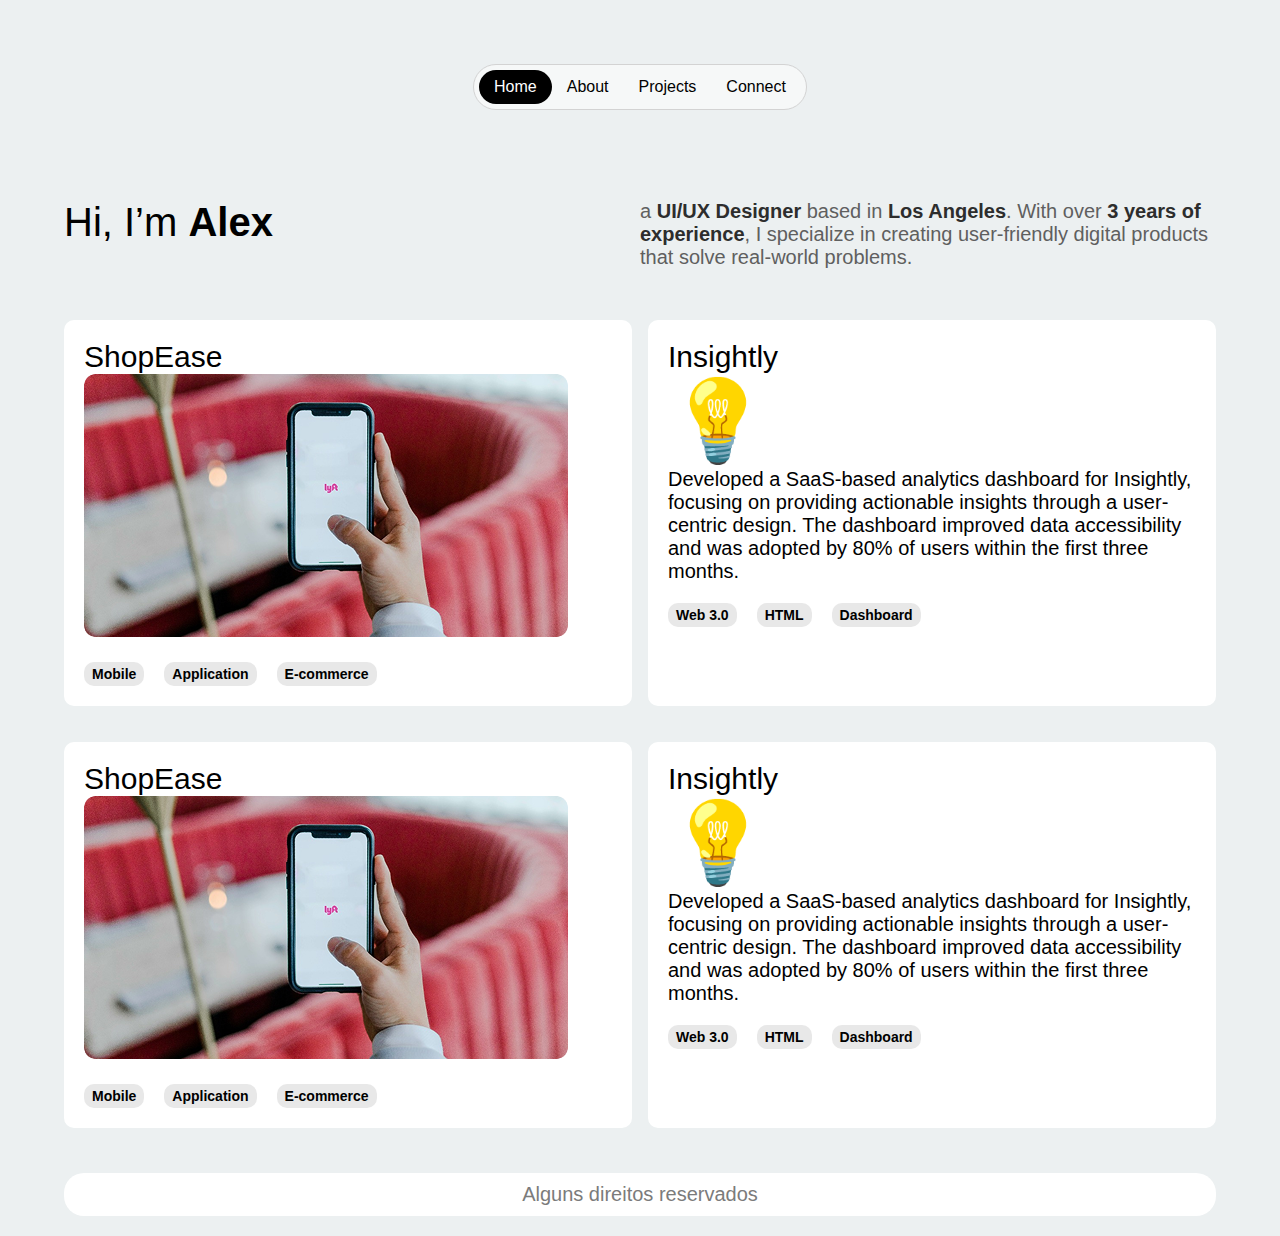
<file: index.html>
<!DOCTYPE html>
<html lang="en">

<head>
    <meta charset="UTF-8">
    <meta name="viewport" content="width=device-width, initial-scale=1.0">
    <title>Atividade Portfolio 2</title>
    <link rel="stylesheet" href="css/reset.css">
    <link rel="stylesheet" href="css/style.css">
</head>

<body>

    <header>
        <nav>
            <ul>
                <li class="atual">
                    <a href="index.html">Home</a>
                </li>
                <li>
                    <a href="about.html">About</a>
                </li>
                <li>
                    <a href="projects.html">Projects</a>
                </li>
                <li>
                    <a href="connect.html">Connect</a>
                </li>

            </ul>
        </nav>
    </header>
    <main>
        <section class="banner">

            <h1>Hi, I’m <span>Alex</span></h1>

            <p>
                a <strong>UI/UX Designer</strong> based in <strong>Los Angeles</strong>. With over <strong>3 years of experience</strong>, I specialize in creating
                user-friendly digital products that solve real-world problems.
            </p>
        </section>

        <section class="cards">
            <ul>
                <li>
                    <h3>ShopEase</h3>
                    <p><img src="images/shopease.png" alt="imagem celular"></p>
                    <ul>
                        <li>Mobile</li>
                        <li>Application</li>
                        <li>E-commerce</li>
                    </ul>
                </li>
                <li>
                     <h3>Insightly</h3>
                     <p class="emogi">💡</p>
                     <p>
                        Developed a SaaS-based analytics dashboard for Insightly, focusing on providing actionable insights through a user-centric design. The dashboard improved data accessibility and was adopted by 80% of users within the first three months.
                     </p>
                     <ul>
                        <li>Web 3.0</li>
                        <li>HTML</li>
                        <li>Dashboard</li>
                    </ul>
                </li>
                <li>
                    <h3>ShopEase</h3>
                    <p><img src="images/shopease.png" alt="imagem celular"></p>
                    <ul>
                        <li>Mobile</li>
                        <li>Application</li>
                        <li>E-commerce</li>
                    </ul>
                </li>
                <li>
                     <h3>Insightly</h3>
                     <p class="emogi">💡</p>
                     <p>
                        Developed a SaaS-based analytics dashboard for Insightly, focusing on providing actionable insights through a user-centric design. The dashboard improved data accessibility and was adopted by 80% of users within the first three months.
                     </p>
                     <ul>
                        <li>Web 3.0</li>
                        <li>HTML</li>
                        <li>Dashboard</li>
                    </ul>
                </li>
            </ul>
        </section>
    </main>
    <footer>
        <p>Alguns direitos reservados</p>
    </footer>
</body>

</html>
</file>
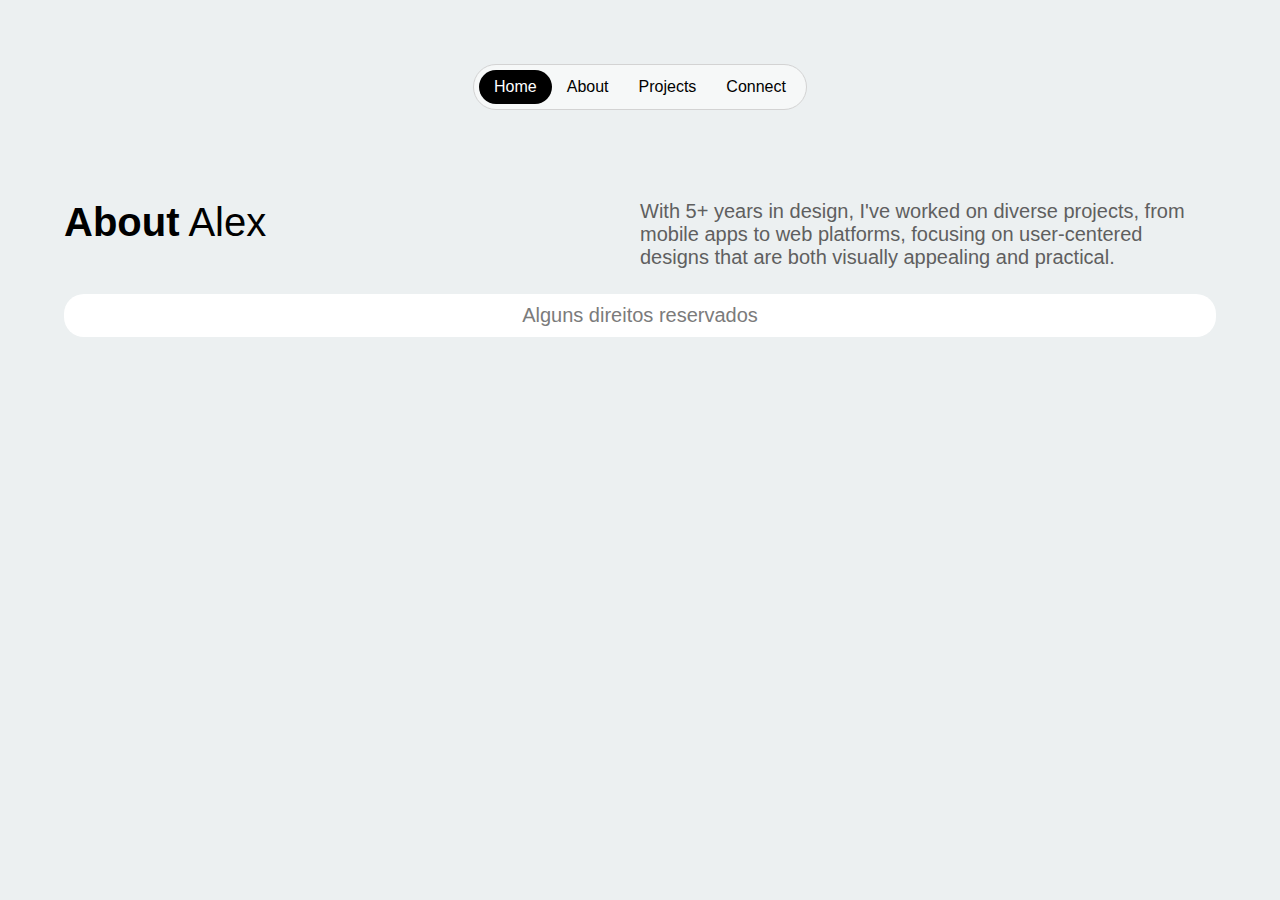
<file: about.html>
<!DOCTYPE html>
<html lang="en">

<head>
    <meta charset="UTF-8">
    <meta name="viewport" content="width=device-width, initial-scale=1.0">
    <title>Atividade Portfolio 2</title>
    <link rel="stylesheet" href="css/reset.css">
    <link rel="stylesheet" href="css/style.css">
</head>

<body>

    <header>
        <nav>
            <ul>
                <li class="atual">
                    <a href="index.html">Home</a>
                </li>
                <li>
                    <a href="about.html">About</a>
                </li>
                <li>
                    <a href="projects.html">Projects</a>
                </li>
                <li>
                    <a href="connect">Connect</a>
                </li>

            </ul>
        </nav>
    </header>
    <main>
        <section class="banner">

            <h1> <span>About</span> Alex</h1>

            <p>
                With 5+ years in design, I've worked on diverse projects, from mobile apps to web platforms, focusing on user-centered designs that are both visually appealing and practical.
            </p>
        </section>
    </main>
    <footer>
        <p>Alguns direitos reservados</p>
    </footer>
</body>

</html>
</file>
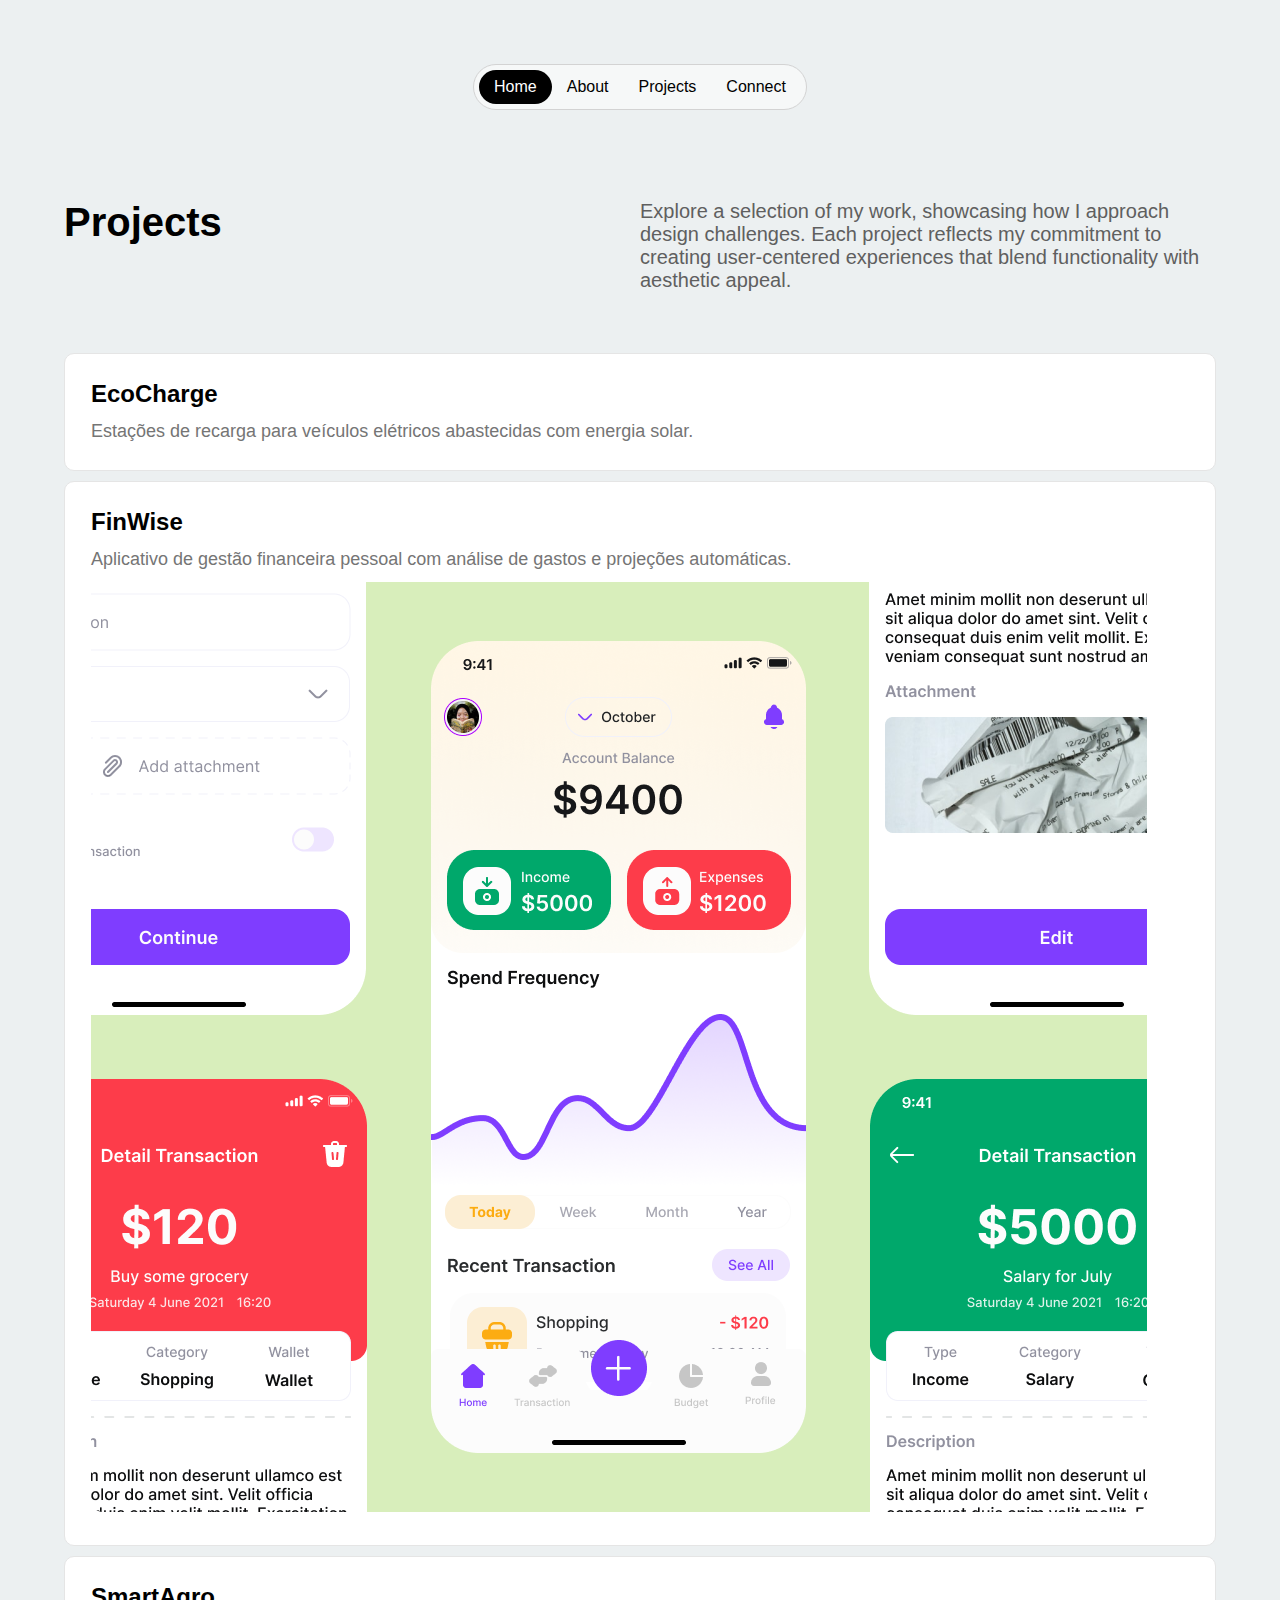
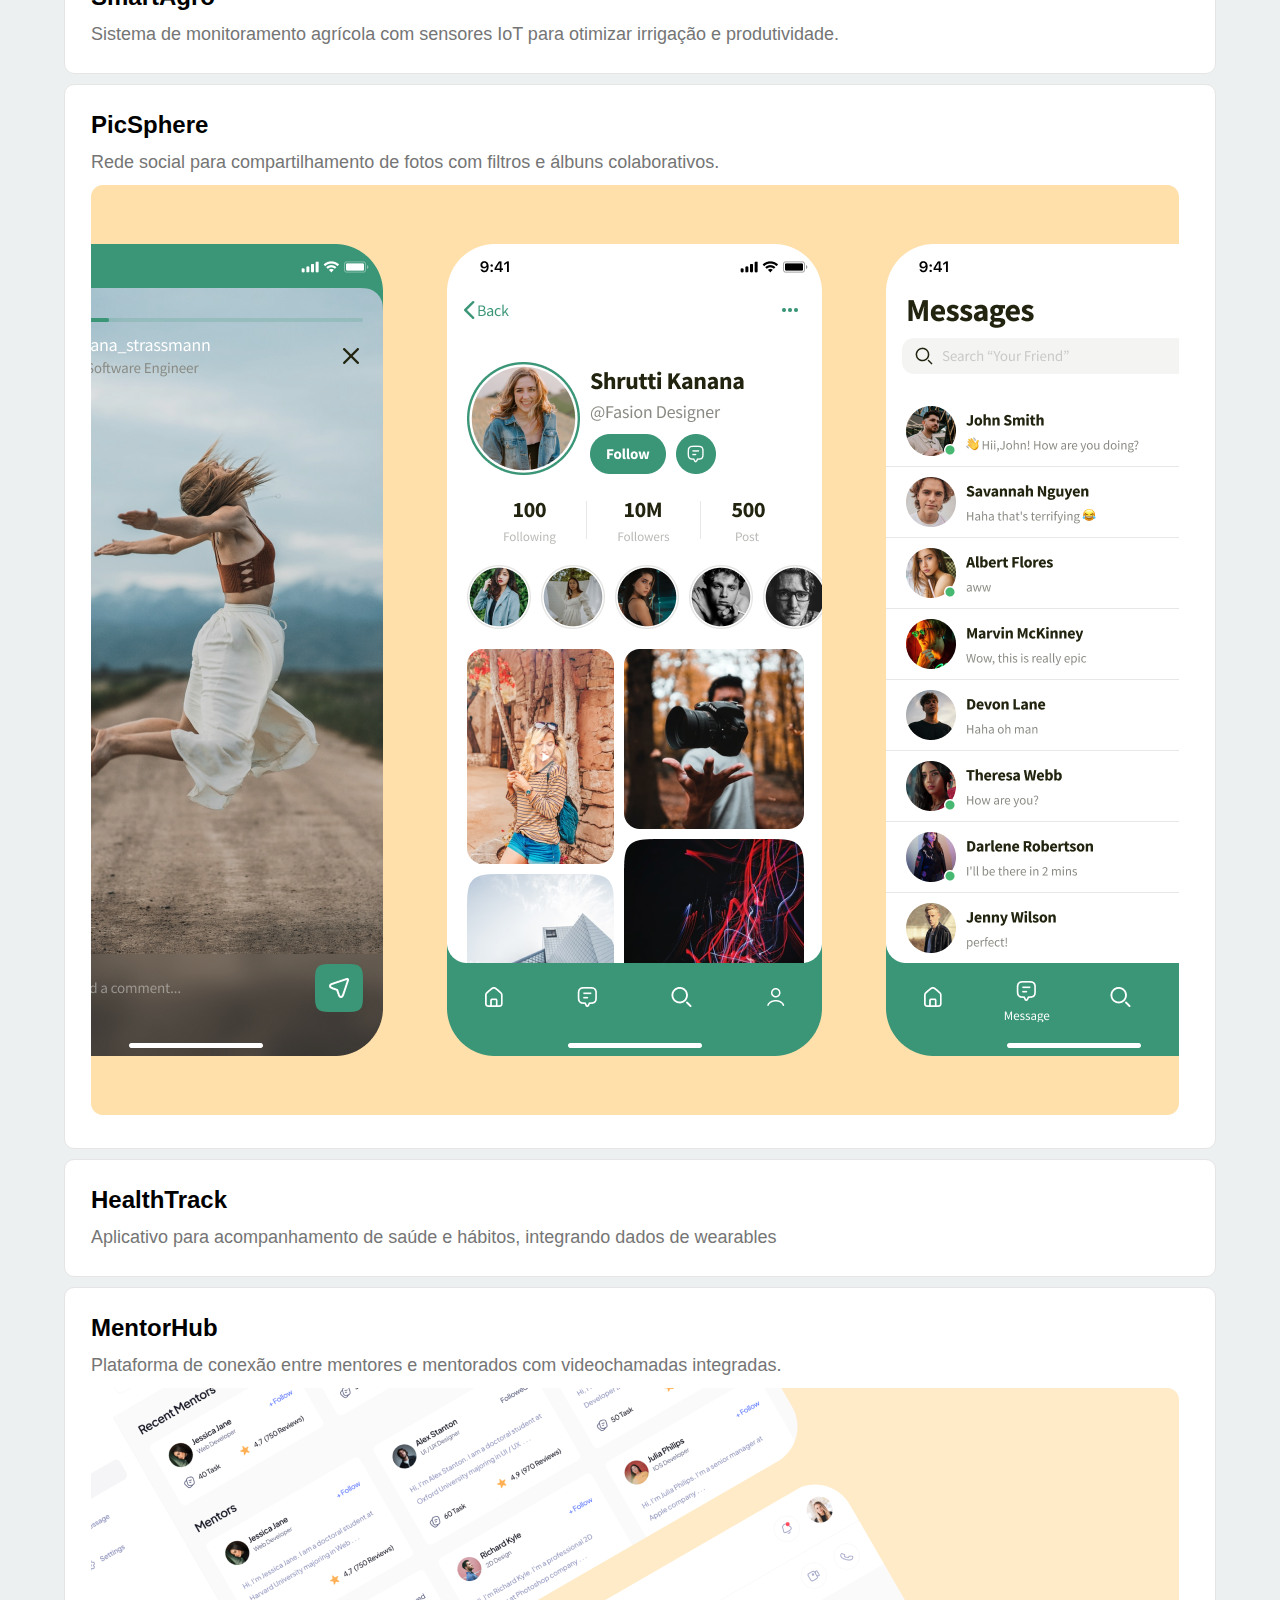
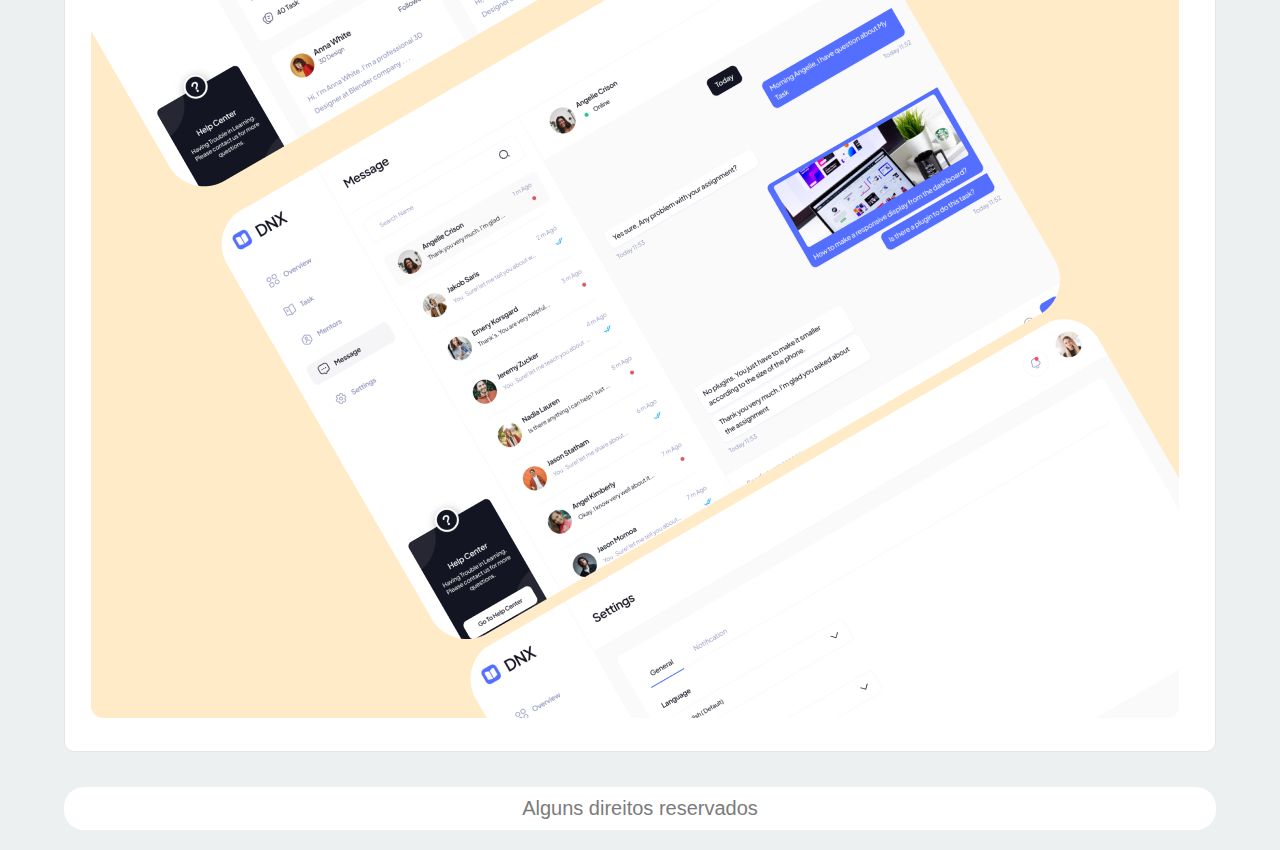
<file: projects.html>
<!DOCTYPE html>
<html lang="en">
  <head>
    <meta charset="UTF-8" />
    <meta name="viewport" content="width=device-width, initial-scale=1.0" />
    <title>Atividade Portfolio 2</title>
    <link rel="stylesheet" href="css/reset.css" />
    <link rel="stylesheet" href="css/style.css" />
    <script>
      let projects = [
        {
          id: 1,
          title: "EcoCharge",
          description:"Estações de recarga para veículos elétricos abastecidas com energia solar.",
          image: null,
        },
        {
          id: 2,
          title: "FinWise",
          description:"Aplicativo de gestão financeira pessoal com análise de gastos e projeções automáticas.",
          image: "finwise.png",
        },
        {
          id: 3,
          title: "SmartAgro",
          description:"Sistema de monitoramento agrícola com sensores IoT para otimizar irrigação e produtividade.",
          image: null,
        },
        {
          id: 4,
          title: "PicSphere",
          description:"Rede social para compartilhamento de fotos com filtros e álbuns colaborativos.",
          image: "picshere.png",
        },
        {
          id: 5,
          title: "HealthTrack",
          description:"Aplicativo para acompanhamento de saúde e hábitos, integrando dados de wearables",
          image: null,
        },
        {
          id: 6,
          title: "MentorHub",
          description:"Plataforma de conexão entre mentores e mentorados com videochamadas integradas.",
          image: "mentorhub.png",
        },
      ];
    </script>
  </head>

  <body>
    <header>
      <nav>
        <ul>
          <li class="atual">
            <a href="index.html">Home</a>
          </li>
          <li>
            <a href="about.html">About</a>
          </li>
          <li>
            <a href="projects.html">Projects</a>
          </li>
          <li>
            <a href="connect.html">Connect</a>
          </li>
        </ul>
      </nav>
    </header>
    <main>
      <section class="banner">
        <h1><span>Projects</span></h1>

        <p>
          Explore a selection of my work, showcasing how I approach design
          challenges. Each project reflects my commitment to creating
          user-centered experiences that blend functionality with aesthetic
          appeal.
        </p>
      </section>

      <section class="projects">
        <ul class="white-itens">
          <li>
            <h3>EcoCharge</h3>
            <p>
              Estações de recarga para veículos elétricos abastecidas com
              energia solar.
            </p>
          </li>
          <li>
            <h3>FinWise</h3>
            <p>
              Aplicativo de gestão financeira pessoal com análise de gastos e
              projeções automáticas.
            </p>
            <p>
              <img src="images/finwise.png" alt="banner finwise" />
            </p>
          </li>
          <li>
            <h3>SmartAgro</h3>
            <p>
              Sistema de monitoramento agrícola com sensores IoT para otimizar
              irrigação e produtividade.
            </p>
          </li>
          <li>
            <h3>PicSphere</h3>
            <p>
              Rede social para compartilhamento de fotos com filtros e álbuns
              colaborativos.
            </p>
            <p>
              <img src="images/picshere.png" alt="baner picshere" />
            </p>
          </li>
          <li>
            <h3>HealthTrack</h3>
            <p>
              Aplicativo para acompanhamento de saúde e hábitos, integrando
              dados de wearables
            </p>
          </li>
          <li>
            <h3>MentorHub</h3>
            <p>
              Plataforma de conexão entre mentores e mentorados com
              videochamadas integradas.
            </p>
            <p>
              <img src="images/mentorhub.png" alt="banner mentorhub" />
            </p>
          </li>
        </ul>
      </section>
    </main>
    <footer>
      <p>Alguns direitos reservados</p>
    </footer>
  </body>
</html>
</file>
<file: css/style.css>
:root {
    font-size: clamp(1.125rem, 1.0739rem + 0.2273vw, 1.25rem);
    font-family: 'Trebuchet MS', 'Lucida Sans Unicode', 'Lucida Grande', 'Lucida Sans', Arial, sans-serif;

    --gray-concrete: #95a5a6;
    --gray-cluods: #ecf0f1;
}


body {
    background: var(--gray-cluods);
}

header {
    padding: 5vw 10vw;
    font-size: 0.8rem;

    & ul {
        display: flex;
        width: fit-content;
        margin: 0 auto;
        background: rgba(255, 255, 255, 0.5);
        padding: 5px;
        border-radius: 50px;
        border: 1px solid rgb(211, 211, 211);

        & li {
            padding: 8px 15px;
        }

        & .atual {
            background: black;
            color: white;
            border-radius: 30px;
        }
    }
}

section,
footer {
    width: 90%;
    max-width: 1300px;
    margin: 0 auto;
    padding: 2vw 0;
}

ul.white-itens li {
    background: white;
    margin: 10px 0;
    padding: 0.8rem;
    border-radius: 10px;
    border: 1px solid #E5E5E5;
}

section.banner {
    & h1 {
        font-size: 2rem;
        font-weight: normal;

        & span {
            font-weight: bold;
        }
    }

    & p {
        font-size: 1rem;
        color: rgb(95, 95, 95);

        & strong {
            color: rgb(45, 45, 45);
        }
    }
}

section.cards>ul {

    &>li {
        background: white;
        border-radius: 10px;
        padding: 20px;
        margin-bottom: 20px;

        & h3 {
            font-size: 1.5rem;
        }

        & img {
            border-radius: 10px;
        }

        & .emogi {
            font-size: 4rem;
        }
    }

    & ul {
        display: flex;
        margin-top: 20px;

        & li:first-child {
            margin-left: 0;
        }

        & li {
            background: rgb(232, 232, 232);
            color: black;
            margin: 0 10px;
            padding: 4px 8px;
            border-radius: 10px;
            font-size: 0.7rem;
            font-weight: bold;
        }
    }
}

section.projects{
    & ul li{
        & h3{
            font-weight: bold;
            font-size: 1.2rem;
            margin: 0.5rem;
        }
        & p{
            color: #757575;
            font-size: 0.9rem;
            line-height: 1.3rem;
            margin: 0.5rem;
        }

    }
}

section.connect {
    & ul {
        & li {
            text-align: center;
            & span {
                font-weight:bold ;
                padding: 0 15px 0 0;
            }
        } 
    }
}


footer {
    background: rgb(255, 255, 255);
    color: #7b7b7b;
    margin-bottom: 20px;
    text-align: center;
    padding: 10px;
    border-radius: 20px;

}

@media only screen and (min-width: 600px) {
    section.banner {

        display: flex;
        justify-content: space-between;

        & h1 {
            width: 50%;
        }

        & p {
            width: 50%;
        }
    }

    section.cards>ul {
        display: grid;
        grid-template-columns: repeat(2, 1fr);
        /* 2 colunas */
        gap: 16px;
        /* espaçamento entre os itens */

    }

    section.connect {
        & ul {
            display: flex;
            flex-wrap: wrap;
            justify-content: space-between;

            & li {
                flex: 0 0 45%;
            }
        }
    }
}
</file>
